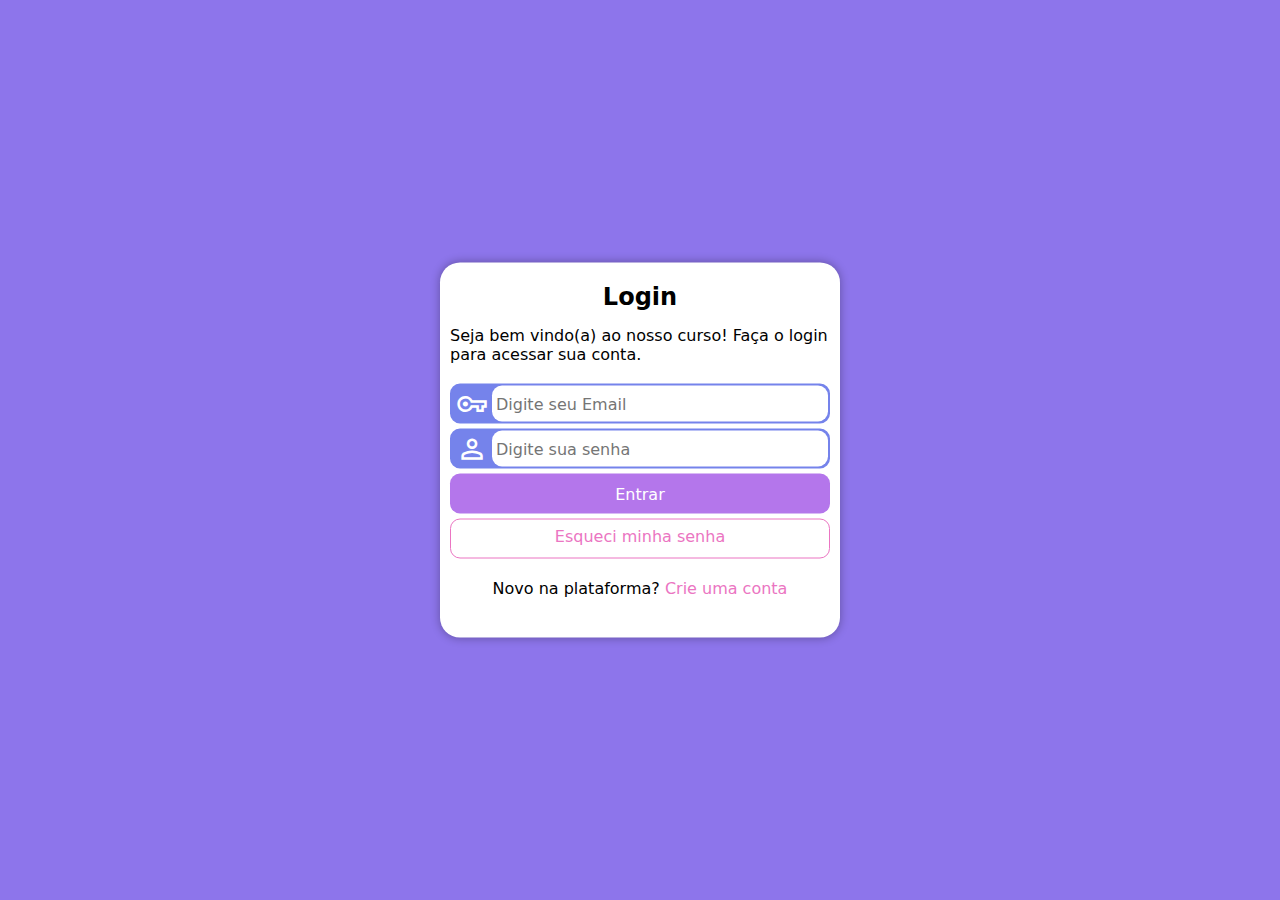
<file: pagina_de_login/index.html>
<!DOCTYPE html>
<html lang="pt-br">
<head>
    <meta charset="UTF-8">
    <meta name="viewport" content="width=device-width, initial-scale=1.0">
    <link rel="stylesheet" href="https://fonts.googleapis.com/css2?family=Material+Symbols+Outlined:opsz,wght,FILL,GRAD@20..48,100..700,0..1,-50..200" />
    <link rel="stylesheet" href="style.css">
    <title>Bem vindo!</title>
</head>
<body>

    <main>

        <section id="login">

            <div id="formulario">

                <h1>Login</h1>

                <p>Seja bem vindo(a) ao nosso curso! Faça o login para acessar sua conta.</p>

                <form action="" method="post" autocomplete="off">
                    <div class="campo">
                        <span class="material-symbols-outlined">vpn_key</span>
                        <input type="email" name="email" id="iemail" autocomplete="email" placeholder="Digite seu Email" required maxlength="30">
                        <label for="iemail">Email: </label>
                    </div>

                    <div class="campo">
                        <span class="material-symbols-outlined">person</span>
                        <input type="password" name="senha" id="isenha" autocapitalize="current-password" placeholder="Digite sua senha" required minlength="8" maxlength="20">
                        <label for="isenha">Senha: </label>
                    </div>
                    <input type="submit" value="Entrar">
                    <a href="esqueci.html" class="botao">Esqueci minha senha</a>
                </form>

            </div>
            
            <p>Novo na plataforma? <a href="cadastro.html">Crie uma conta</a></p>

        </section>

    </main>

</body>
</html>
</file>
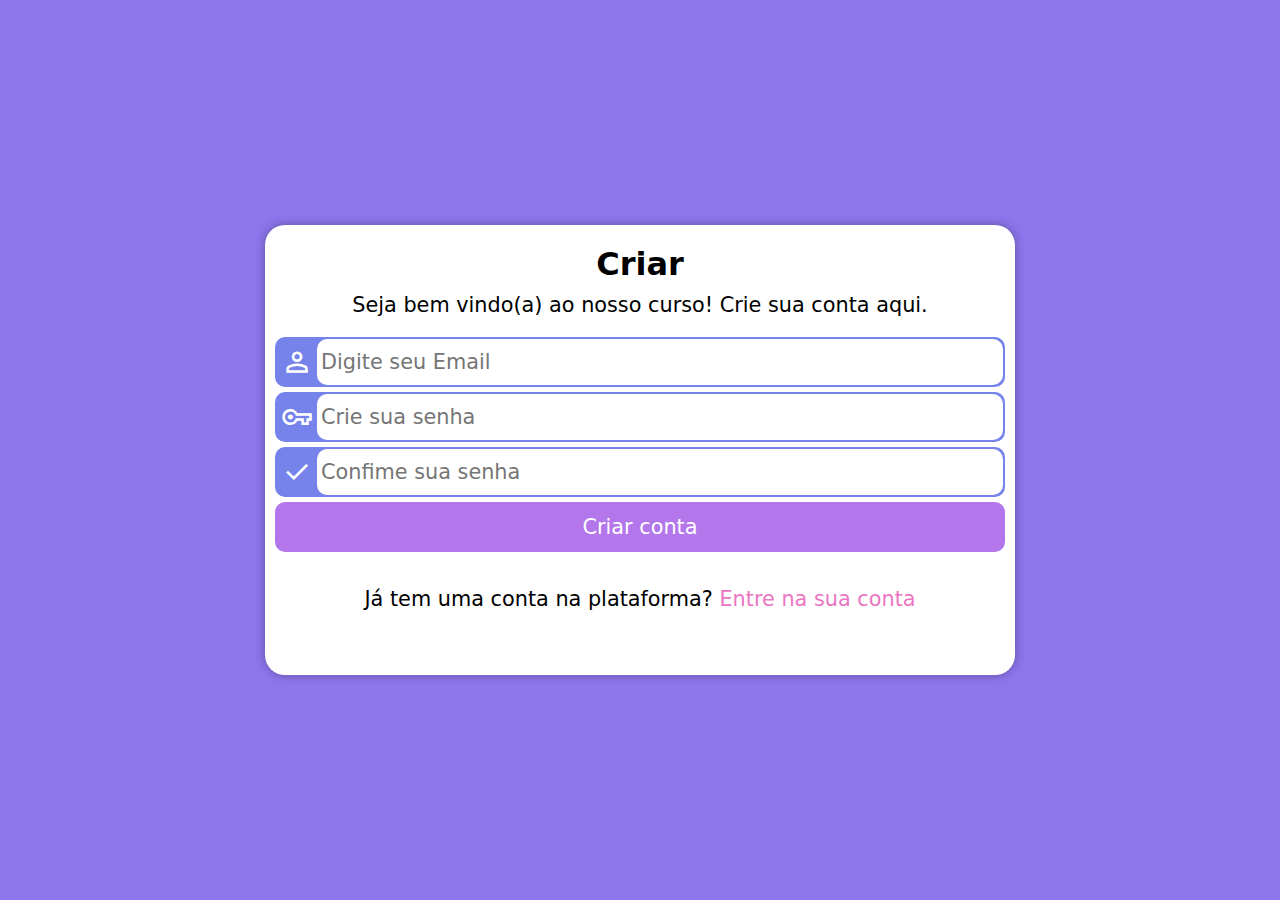
<file: pagina_de_cadastro/cadastro.html>
<!DOCTYPE html>
<html lang="pt-br">
<head>
    <meta charset="UTF-8">
    <meta name="viewport" content="width=device-width, initial-scale=1.0">
    <link rel="stylesheet" href="https://fonts.googleapis.com/css2?family=Material+Symbols+Outlined:opsz,wght,FILL,GRAD@20..48,100..700,0..1,-50..200" />
    <link rel="stylesheet" href="/pagina_de_cadastro/estilo_cadastro.css">
    <link rel="stylesheet" href="../pagina_de_login/midia_query.css">
    <title>Bem vindo!</title>
</head>
<body>

    <main>

        <section id="login">

            <div id="formulario">

                <h1>Criar</h1>

                <p>Seja bem vindo(a) ao nosso curso! Crie sua conta aqui.</p>

                <form action="" method="post" autocomplete="on">
                    <div class="campo">
                        <span class="material-symbols-outlined">person</span>
                        <input type="email" name="email" id="iemail" autocomplete="email" placeholder="Digite seu Email" required maxlength="30">
                        <label for="iemail">Email: </label>
                    </div>
                    
                    <div class="campo">
                        <span class="material-symbols-outlined">vpn_key</span>
                        <input type="password" name="senha" id="icriesenha" autocapitalize="current-password" placeholder="Crie sua senha" required minlength="8" maxlength="20">
                        <label for="icriesenha">Crie sua senha: </label>
                    </div>

                    <div class="campo">
                        <span class="material-symbols-outlined">check</span>
                        <input type="password" name="senha" id="iconsenha" autocapitalize="current-password" placeholder="Confime sua senha" required minlength="8" maxlength="20">
                        <label for="iconsenha">Confirme sua senha </label>
                    </div>
                    <input type="submit" value="Criar conta">

                </form>

            </div>
            
            <p>Já tem uma conta na plataforma? <a href="../index.html">Entre na sua conta</a></p>

        </section>

    </main>

</body>
</html>
</file>
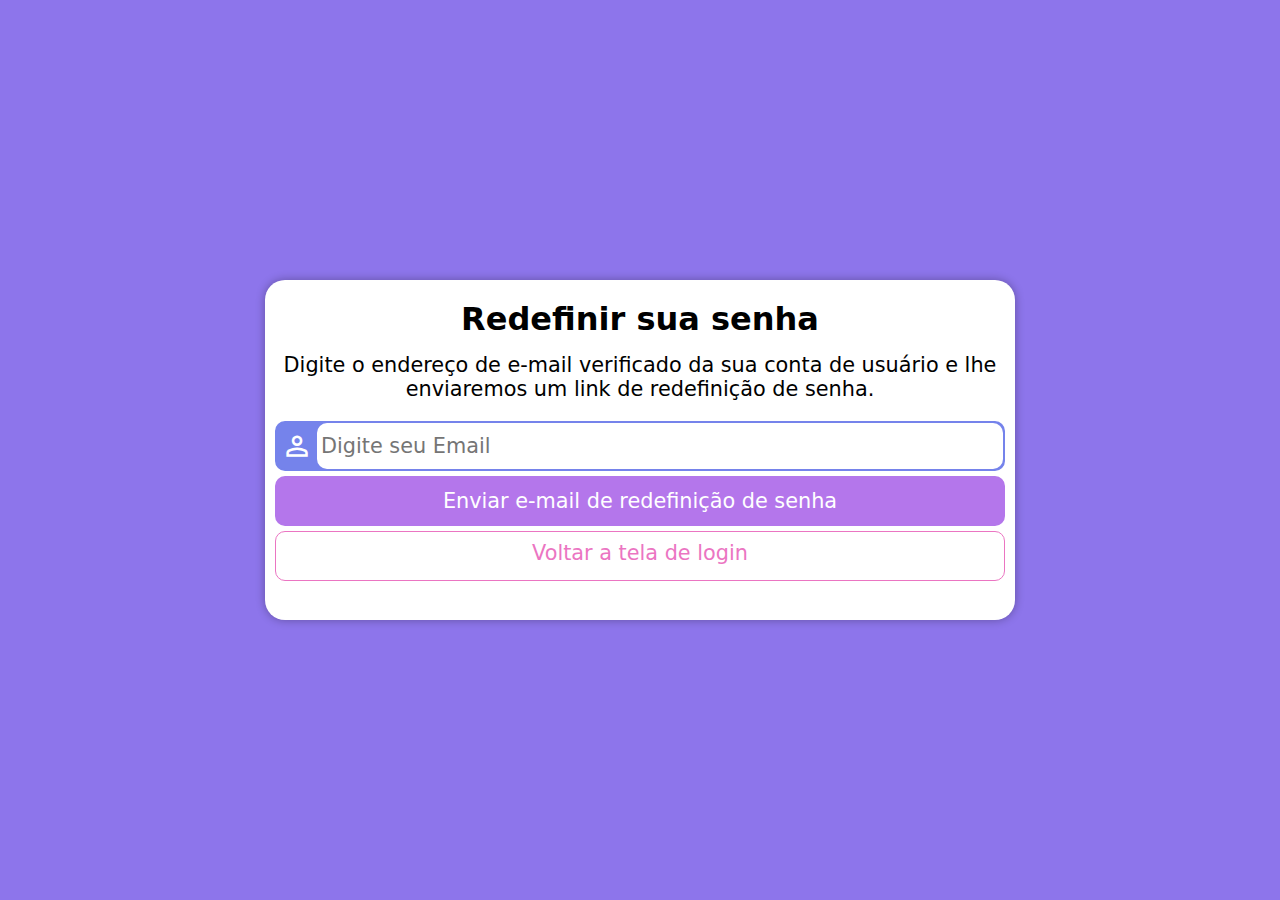
<file: pagina_esqueci/esqueci.html>
<!DOCTYPE html>
<html lang="pt-br">
<head>
    <meta charset="UTF-8">
    <meta name="viewport" content="width=device-width, initial-scale=1.0">
    <link rel="stylesheet" href="https://fonts.googleapis.com/css2?family=Material+Symbols+Outlined:opsz,wght,FILL,GRAD@20..48,100..700,0..1,-50..200" />
    <link rel="stylesheet" href="estilo_esqueci.css">
    <link rel="stylesheet" href="midia_query_esqueci.css">
    <title>Esqueceu sua senha?</title>
</head>
<body>

    <main>

        <section id="login">

            <div id="formulario">

                <h1>Redefinir sua senha</h1>

                <p>Digite o endereço de e-mail verificado da sua conta de usuário e lhe enviaremos um link de redefinição de senha.</p>

                <form action="" method="post" autocomplete="on">
                    <div class="campo">
                        <span class="material-symbols-outlined">person</span>
                        <input type="email" name="email" id="iemail" autocomplete="email" placeholder="Digite seu Email" required maxlength="30">
                        <label for="iemail">Email: </label>
                    </div>
                
                    <input type="submit" value="Enviar e-mail de redefinição de senha">
                    <a href="../index.html" class="botao">Voltar a tela de login</a>
                </form>

            </div>

        </section>

    </main>

</body>
</html>
</file>
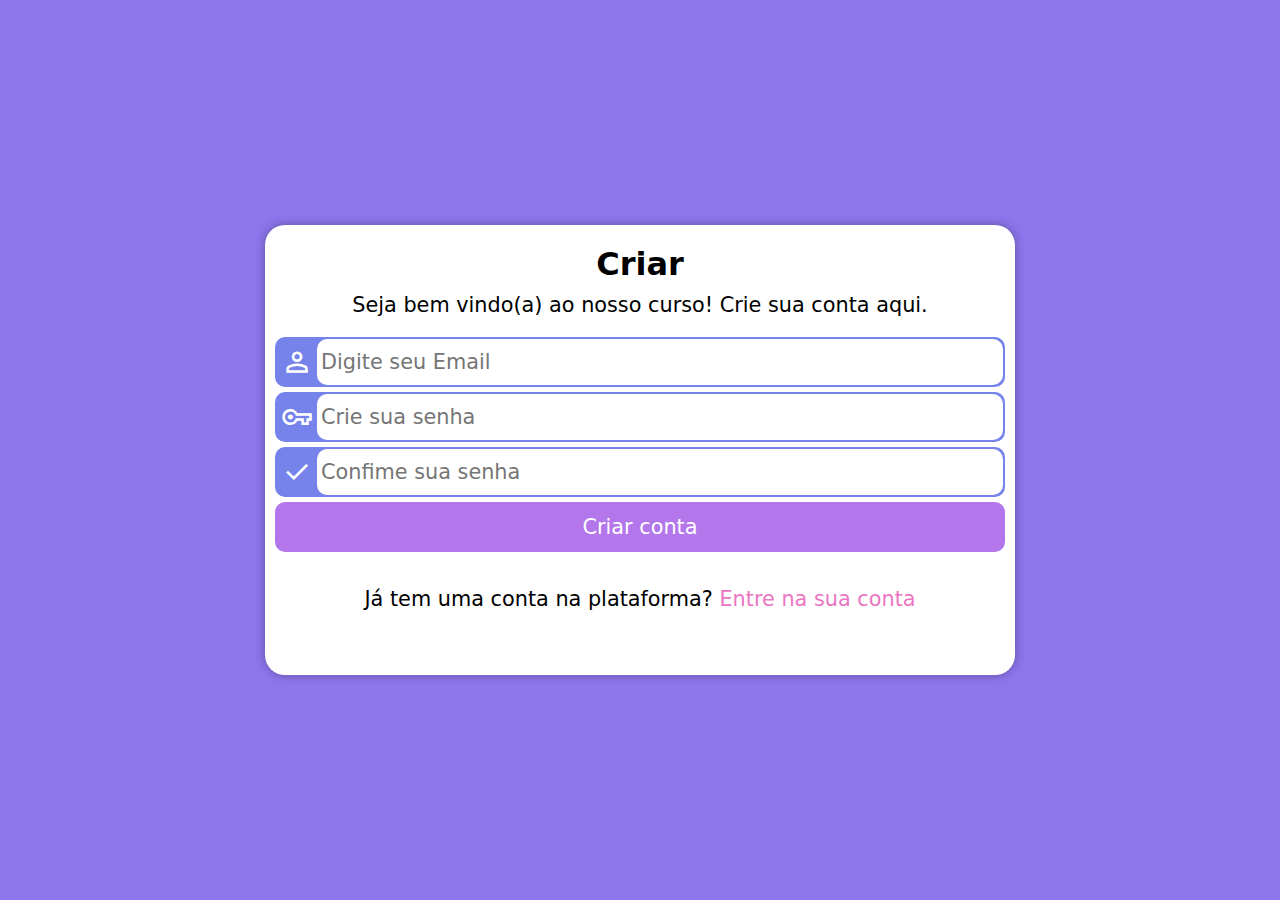
<file: templates/cadastro.html>
<!DOCTYPE html>
<html lang="pt-br">
<head>
    <meta charset="UTF-8">
    <meta name="viewport" content="width=device-width, initial-scale=1.0">
    <link rel="stylesheet" href="https://fonts.googleapis.com/css2?family=Material+Symbols+Outlined:opsz,wght,FILL,GRAD@20..48,100..700,0..1,-50..200" />
    <link rel="stylesheet" href="../styles/login.css">
    <link rel="stylesheet" href="../styles/mq_login.css">
    <title>Bem vindo!</title>
</head>
<body>

    <main>

        <section id="login">

            <div id="formulario">

                <h1>Criar</h1>

                <p>Seja bem vindo(a) ao nosso curso! Crie sua conta aqui.</p>

                <form action="" method="post" autocomplete="on">
                    <div class="campo">
                        <span class="material-symbols-outlined">person</span>
                        <input type="email" name="email" id="iemail" autocomplete="email" placeholder="Digite seu Email" required maxlength="30">
                        <label for="iemail">Email: </label>
                    </div>
                    
                    <div class="campo">
                        <span class="material-symbols-outlined">vpn_key</span>
                        <input type="password" name="senha" id="icriesenha" autocapitalize="current-password" placeholder="Crie sua senha" required minlength="8" maxlength="20">
                        <label for="icriesenha">Crie sua senha: </label>
                    </div>

                    <div class="campo">
                        <span class="material-symbols-outlined">check</span>
                        <input type="password" name="senha" id="iconsenha" autocapitalize="current-password" placeholder="Confime sua senha" required minlength="8" maxlength="20">
                        <label for="iconsenha">Confirme sua senha </label>
                    </div>
                    <input type="submit" value="Criar conta">

                </form>

            </div>
            
            <p>Já tem uma conta na plataforma? <a href="login.html">Entre na sua conta</a></p>

        </section>

    </main>

</body>
</html>
</file>
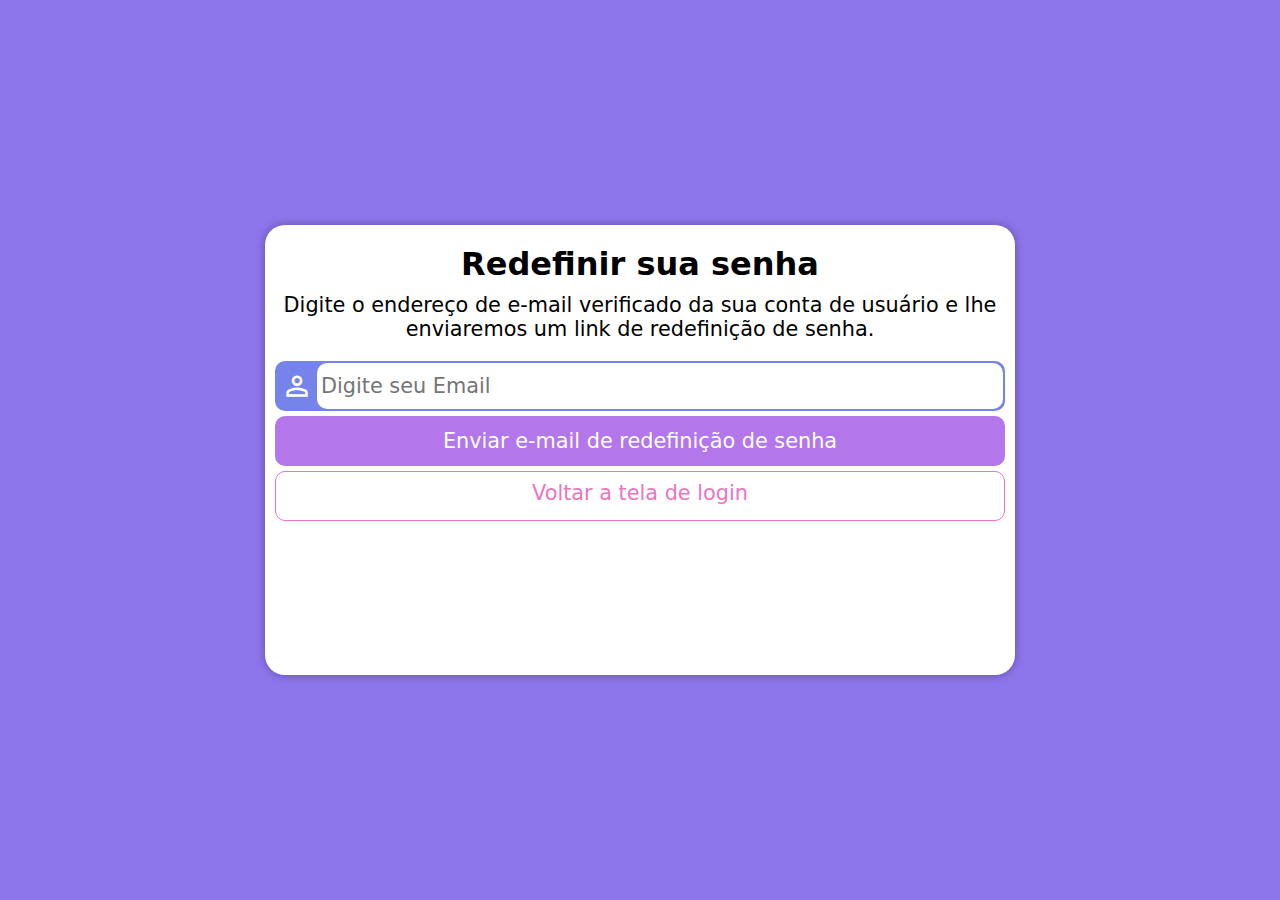
<file: templates/esqueci.html>
<!DOCTYPE html>
<html lang="pt-br">
<head>
    <meta charset="UTF-8">
    <meta name="viewport" content="width=device-width, initial-scale=1.0">
    <link rel="stylesheet" href="https://fonts.googleapis.com/css2?family=Material+Symbols+Outlined:opsz,wght,FILL,GRAD@20..48,100..700,0..1,-50..200" />
    <link rel="stylesheet" href="../styles/login.css">
    <link rel="stylesheet" href="../styles/mq_login.css">
    <title>Esqueceu sua senha?</title>
</head>
<body>

    <main>

        <section id="login">

            <div id="formulario">

                <h1>Redefinir sua senha</h1>

                <p>Digite o endereço de e-mail verificado da sua conta de usuário e lhe enviaremos um link de redefinição de senha.</p>

                <form action="" method="post" autocomplete="on">
                    <div class="campo">
                        <span class="material-symbols-outlined">person</span>
                        <input type="email" name="email" id="iemail" autocomplete="email" placeholder="Digite seu Email" required maxlength="30">
                        <label for="iemail">Email: </label>
                    </div>
                
                    <input type="submit" value="Enviar e-mail de redefinição de senha">
                    <a href="login.html" class="botao">Voltar a tela de login</a>
                </form>

            </div>

        </section>

    </main>

</body>
</html>
</file>
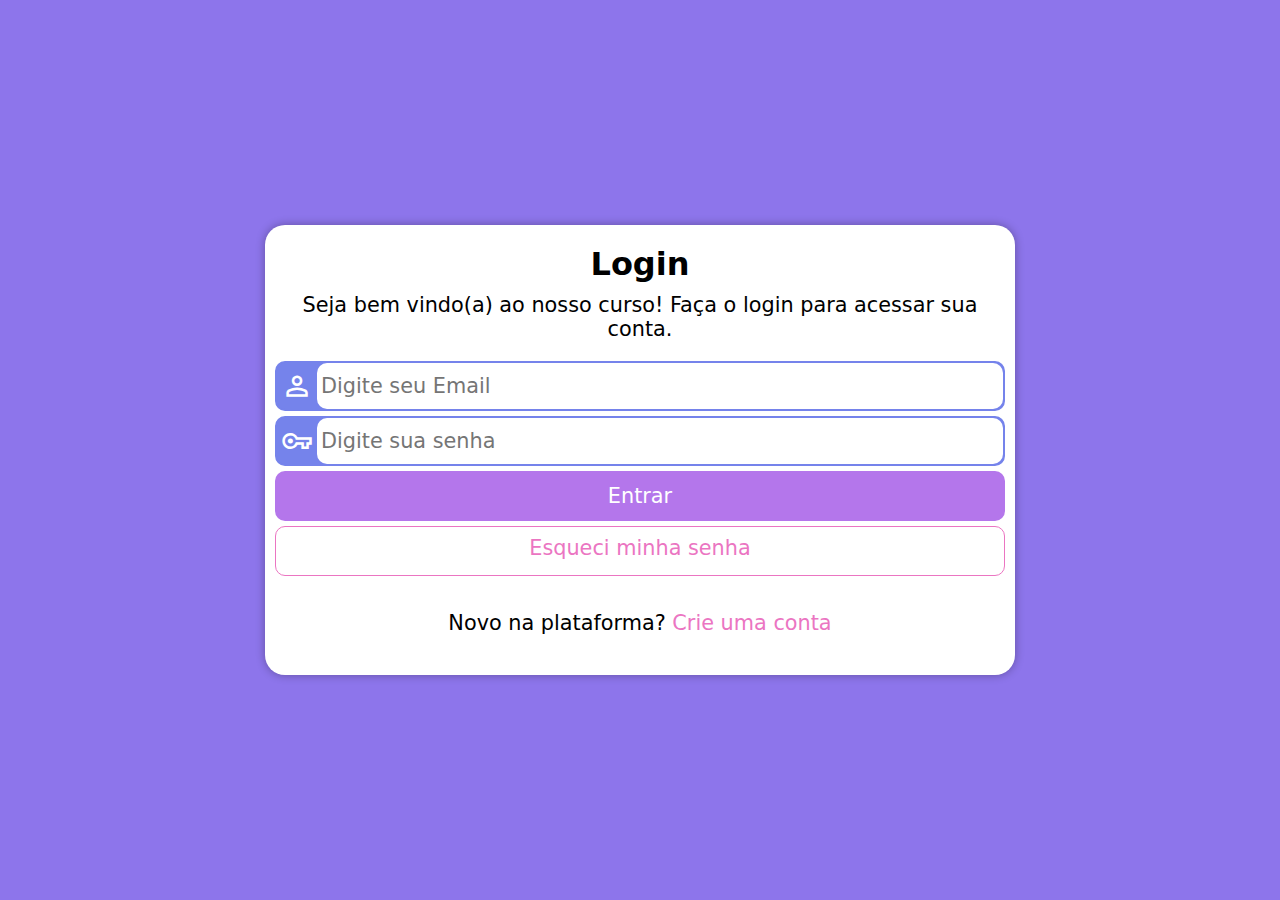
<file: templates/login.html>
<!DOCTYPE html>
<html lang="pt-br">
<head>
    <meta charset="UTF-8">
    <meta name="viewport" content="width=device-width, initial-scale=1.0">
    <link rel="stylesheet" href="https://fonts.googleapis.com/css2?family=Material+Symbols+Outlined:opsz,wght,FILL,GRAD@20..48,100..700,0..1,-50..200" />
    <link rel="stylesheet" href="../styles/login.css">
    <link rel="stylesheet" href="../styles/mq_login.css">
    <title>Bem vindo!</title>
</head>
<body>

    <main>

        <section id="login">

            <div id="formulario">

                <h1>Login</h1>

                <p>Seja bem vindo(a) ao nosso curso! Faça o login para acessar sua conta.</p>

                <form action="" method="post" autocomplete="on">
                    <div class="campo">
                        <span class="material-symbols-outlined">person</span>
                        <input type="email" name="email" id="iemail" autocomplete="email" placeholder="Digite seu Email" required maxlength="30">
                        <label for="iemail">Email: </label>
                    </div>
                    
                    <div class="campo">
                        <span class="material-symbols-outlined">vpn_key</span>
                        <input type="password" name="senha" id="isenha" autocapitalize="current-password" placeholder="Digite sua senha" required minlength="8" maxlength="20">
                        <label for="isenha">Senha: </label>
                    </div>
                    <input type="submit" value="Entrar">
                    <a href="esqueci.html" class="botao">Esqueci minha senha</a>
                </form>

            </div>
            
            <p>Novo na plataforma? <a href="cadastro.html">Crie uma conta</a></p>

        </section>

    </main>

</body>
</html>
</file>
<file: pagina_de_login/style.css>
@charset "UTF-8";

* {
    font-family: system-ui, -apple-system, BlinkMacSystemFont, 'Segoe UI', Roboto, Oxygen, Ubuntu, Cantarell, 'Open Sans', 'Helvetica Neue', sans-serif;

    margin: 0px;
    padding: 0px;
    box-sizing: border-box;
}

body, html {
    background-color: #8D75EB;
    height: 100vh;
    width: 100vw;
}

main {
    height: 100vh;
    width: 100vw;

    position: relative;
}

#login {
    background-color: white;
    border-radius: 20px;
    height: 375px;
    width: 400px;
    box-shadow: 0px 0px 10px rgba(0, 0, 0, 0.315);
    
    position: absolute;
    left: 50%;
    top: 50%;
    transform: translate(-50%, -50%);

    transition: width .3s, heigth .3s;
    transition-timing-function: ease;
}

#login > #formulario {
    display: block;
    padding: 10px;
}

#formulario > h1 {
    text-align: center;
    margin-top: 10px;
    margin-bottom: 15px;
    font-size: 1.5em;
}

#formulario > p {
   font-size: 1em;
   margin-bottom: 20px;
}

.campo {
    background-color: #7583EB;
    border: 2px solid #7583EB;
    border-radius: 10px;
    display: flex;
    width: 100%;
    height: 40px;
    margin: 5px 0px;
}

.campo > label {
    display: none;
}

.campo > span {
    font-size: 2em;
    color: white;
    width: 40px;
    padding: 5px;
    display: flex;
    justify-content: center;
    align-items: center;
}

.campo > input {
    font-size: 1em;
    width: calc(92% + 13px);
    height: 100%;
    border: 0px;
    border-radius: 10px;
    padding: 4px;
}

form > input[type=submit] {
    display: block;
    font-size: 1em;
    width: 100%;
    height: 40px;
    background-color: #B476EB;
    color: white;
    border: none;
    border-radius: 10px;
    cursor: pointer;
}

form > input[type=submit]:hover {
    background-color: #EB75C2;
}


form > .botao {
    display: block;
    font-size: 1em;
    text-align: center;
    width: 100%;
    height: 40px;
    padding-top: 7px;
    margin-top: 5px;
    background-color: white;
    border: 1px solid #EB75C2;
    border-radius: 10px;
    color: #EB75C2;
    text-decoration: none;

}

form > .botao:hover {
    color: white;
    background-color: #EB75C2;
}

#login > p {
    margin-top: 10px;
    text-align: center;
    font-size: 1em;
}

#login > p > a {
    text-decoration: none;
    color: #EB75C2;
}

#login > p > a:hover {
    text-decoration: underline;
}
</file>
<file: pagina_de_cadastro/estilo_cadastro.css>
@charset "UTF-8";

* {
    font-family: system-ui, -apple-system, BlinkMacSystemFont, 'Segoe UI', Roboto, Oxygen, Ubuntu, Cantarell, 'Open Sans', 'Helvetica Neue', sans-serif;

    margin: 0px;
    padding: 0px;
    box-sizing: border-box;    
}

body, html {
    background-color: #8D75EB;
    height: 100vh;
    width: 100vw;
}

main {
    height: 100vh;
    width: 100vw;

    position: relative;
}

#login {
    background-color: white;
    border-radius: 20px;
    height: 400px;
    width: 400px;
    box-shadow: 0px 0px 10px rgba(0, 0, 0, 0.315);
    
    position: absolute;
    left: 50%;
    top: 50%;
    transform: translate(-50%, -50%);
    
    transition: width .3s, heigth .3s;
    transition-timing-function: ease;
}

#login > #formulario {
    display: block;
    padding: 10px;
}

#formulario > h1 {
    text-align: center;
    margin-top: 10px;
    margin-bottom: 10px;
    font-size: 1.5em;
}

#formulario > p {
   font-size: 1em;
   margin-bottom: 20px;
}

.campo {
    background-color: #7583EB;
    border: 2px solid #7583EB;
    border-radius: 10px;
    display: flex;
    width: 100%;
    height: 40px;
    margin: 5px 0px;
}

.campo > label {
    display: none;
}

.campo > span {
    font-size: 2em;
    color: white;
    width: 40px;
    padding: 5px;
    display: flex;
    justify-content: center;
    align-items: center;
}

.campo > input {
    font-size: 1em;
    width: calc(92% + 13px);
    height: 100%;
    border: 0px;
    border-radius: 10px;
    padding: 4px;
}

form > input[type=submit] {
    display: block;
    font-size: 1em;
    width: 100%;
    height: 40px;
    background-color: #B476EB;
    color: white;
    border: none;
    border-radius: 10px;
    cursor: pointer;
}

form > input[type=submit]:hover {
    background-color: #EB75C2;
}


form > .botao {
    display: block;
    font-size: 1em;
    text-align: center;
    width: 100%;
    height: 40px;
    padding-top: 7px;
    margin-top: 5px;
    background-color: white;
    border: 1px solid #EB75C2;
    border-radius: 10px;
    color: #EB75C2;
    text-decoration: none;

}

form > .botao:hover {
    color: white;
    background-color: #EB75C2;
}

#login > p {
    margin-top: 10px;
    text-align: center;
    font-size: 1em;
}

#login > p > a {
    text-decoration: none;
    color: #EB75C2;
}

#login > p > a:hover {
    text-decoration: underline;
}
</file>
<file: pagina_de_login/midia_query.css>
@charset "UTF-8";

/* Typical Device Breakpoints
------------------------------
Pequenas telas: até 600px
Celular: de 600px até 768px
Tablet: 768px até 992px
Desktop: 992px até 1200px
Grandes telas: acima de 1200px
*/

@media screen and (min-width: 768px) {
    
    #login {
        height: 450px;
        width: 750px;
    }
    
    #login > p {
        margin-top: 25px;
        font-size: 1.3em;
    }

    #formulario > h1 {
        font-size: 2em;
    }

    #formulario > p {
        font-size: 1.3em;
        text-align: center;
    }

    .campo {
        height: 50px;
    }

    .campo > input {
        font-size: 1.3em;
        width: calc(92% + 20px);
    }

    form > input[type=submit] {
        font-size: 1.3em;
        height: 50px;
    }

    form > .botao {
        font-size: 1.3em;
        height: 50px;
        padding-top: 9px;
    }



}
</file>
<file: pagina_esqueci/estilo_esqueci.css>
@charset "UTF-8";

* {
    font-family: system-ui, -apple-system, BlinkMacSystemFont, 'Segoe UI', Roboto, Oxygen, Ubuntu, Cantarell, 'Open Sans', 'Helvetica Neue', sans-serif;

    margin: 0px;
    padding: 0px;
    box-sizing: border-box;
}

body, html {
    background-color: #8D75EB;
    height: 100vh;
    width: 100vw;
}

main {
    height: 100vh;
    width: 100vw;

    position: relative;
}

#login {
    background-color: white;
    border-radius: 20px;
    height: 375px;
    width: 400px;
    box-shadow: 0px 0px 10px rgba(0, 0, 0, 0.315);
    
    position: absolute;
    left: 50%;
    top: 50%;
    transform: translate(-50%, -50%);

    transition: width .3s, heigth .3s;
    transition-timing-function: ease;
}

#login > #formulario {
    display: block;
    padding: 10px;
}

#formulario > h1 {
    text-align: center;
    margin-top: 10px;
    margin-bottom: 15px;
    font-size: 1.5em;
}

#formulario > p {
   font-size: 1em;
   margin-bottom: 20px;
}

.campo {
    background-color: #7583EB;
    border: 2px solid #7583EB;
    border-radius: 10px;
    display: flex;
    width: 100%;
    height: 40px;
    margin: 5px 0px;
}

.campo > label {
    display: none;
}

.campo > span {
    font-size: 2em;
    color: white;
    width: 40px;
    padding: 5px;
    display: flex;
    justify-content: center;
    align-items: center;
}

.campo > input {
    font-size: 1em;
    width: calc(92% + 13px);
    height: 100%;
    border: 0px;
    border-radius: 10px;
    padding: 4px;
}

form > input[type=submit] {
    display: block;
    font-size: 1em;
    width: 100%;
    height: 40px;
    background-color: #B476EB;
    color: white;
    border: none;
    border-radius: 10px;
    cursor: pointer;
}

form > input[type=submit]:hover {
    background-color: #EB75C2;
}


form > .botao {
    display: block;
    font-size: 1em;
    text-align: center;
    width: 100%;
    height: 40px;
    padding-top: 7px;
    margin-top: 5px;
    background-color: white;
    border: 1px solid #EB75C2;
    border-radius: 10px;
    color: #EB75C2;
    text-decoration: none;

}

form > .botao:hover {
    color: white;
    background-color: #EB75C2;
}

#login > p {
    margin-top: 10px;
    text-align: center;
    font-size: 1em;
}

#login > p > a {
    text-decoration: none;
    color: #EB75C2;
}

#login > p > a:hover {
    text-decoration: underline;
}
</file>
<file: pagina_esqueci/midia_query_esqueci.css>
@charset "UTF-8";

/* Typical Device Breakpoints
------------------------------
Pequenas telas: até 600px
Celular: de 600px até 768px
Tablet: 768px até 992px
Desktop: 992px até 1200px
Grandes telas: acima de 1200px
*/

@media screen and (min-width: 768px) {
    
    #login {
        height: 340px;
        width: 750px;
    }
    
    #login > p {
        margin-top: 25px;
        font-size: 1.3em;
    }

    #formulario > h1 {
        font-size: 2em;
    }

    #formulario > p {
        font-size: 1.3em;
        text-align: center;
    }

    .campo {
        height: 50px;
    }

    .campo > input {
        font-size: 1.3em;
        width: calc(92% + 20px);
    }

    form > input[type=submit] {
        font-size: 1.3em;
        height: 50px;
    }

    form > .botao {
        font-size: 1.3em;
        height: 50px;
        padding-top: 9px;
    }



}
</file>
<file: styles/login.css>
@charset "UTF-8";

* {
    font-family: system-ui, -apple-system, BlinkMacSystemFont, 'Segoe UI', Roboto, Oxygen, Ubuntu, Cantarell, 'Open Sans', 'Helvetica Neue', sans-serif;

    margin: 0px;
    padding: 0px;
    box-sizing: border-box;
}

body, html {
    background-color: #8D75EB;
    height: 100vh;
    width: 100vw;
}

main {
    height: 100vh;
    width: 100vw;

    position: relative;
}

#login {
    background-color: white;
    border-radius: 20px;
    height: 375px;
    width: 90vw;
    box-shadow: 0px 0px 10px rgba(0, 0, 0, 0.315);
    
    position: absolute;
    left: 50%;
    top: 50%;
    transform: translate(-50%, -50%);

    transition: width .2s, heigth .2s;
    transition-timing-function: ease;
}

#login > #formulario {
    display: block;
    padding: 10px;
}

#formulario > h1 {
    text-align: center;
    margin-top: 10px;
    margin-bottom: 10px;
    font-size: 1.5em;
}

#formulario > p {
   font-size: 1em;
   margin-bottom: 20px;
}

.campo {
    background-color: #7583EB;
    border: 2px solid #7583EB;
    border-radius: 10px;
    display: flex;
    width: 100%;
    height: 40px;
    margin: 5px 0px;
}

.campo > label {
    display: none;
}

.campo > span {
    font-size: 2em;
    color: white;
    width: 40px;
    padding: 5px;
    display: flex;
    justify-content: center;
    align-items: center;
}

.campo > input {
    font-size: 1em;
    width: calc(92% + 13px);
    height: 100%;
    border: 0px;
    border-radius: 10px;
    padding: 4px;
}

form > input[type=submit] {
    display: block;
    font-size: 1em;
    width: 100%;
    height: 40px;
    background-color: #B476EB;
    color: white;
    border: none;
    border-radius: 10px;
    cursor: pointer;
}

form > input[type=submit]:hover {
    background-color: #EB75C2;
}


form > .botao {
    display: block;
    font-size: 1em;
    text-align: center;
    width: 100%;
    height: 40px;
    padding-top: 8px;
    margin-top: 5px;
    background-color: white;
    border: 1px solid #EB75C2;
    border-radius: 10px;
    color: #EB75C2;
    text-decoration: none;

}

form > .botao:hover {
    color: white;
    background-color: #EB75C2;
}

#login > p {
    margin-top: 10px;
    text-align: center;
    font-size: 1em;
}

#login > p > a {
    text-decoration: none;
    color: #EB75C2;
}

#login > p > a:hover {
    text-decoration: underline;
}
</file>
<file: styles/mq_login.css>
@charset "UTF-8";

/* Typical Device Breakpoints
------------------------------
Pequenas telas: até 600px
Celular: de 600px até 768px
Tablet: 768px até 992px
Desktop: 992px até 1200px
Grandes telas: acima de 1200px
*/

@media screen and (min-width: 768px) {
    
    #login {
        height: 450px;
        width: 750px;
    }
    
    #login > p {
        margin-top: 25px;
        font-size: 1.3em;
    }

    #formulario > h1 {
        font-size: 2em;
    }

    #formulario > p {
        font-size: 1.3em;
        text-align: center;
    }

    .campo {
        height: 50px;
    }

    .campo > input {
        font-size: 1.3em;
        width: calc(92% + 20px);
    }

    form > input[type=submit] {
        font-size: 1.3em;
        height: 50px;
    }

    form > .botao {
        font-size: 1.3em;
        height: 50px;
        padding-top: 9px;
    }



}
</file>
